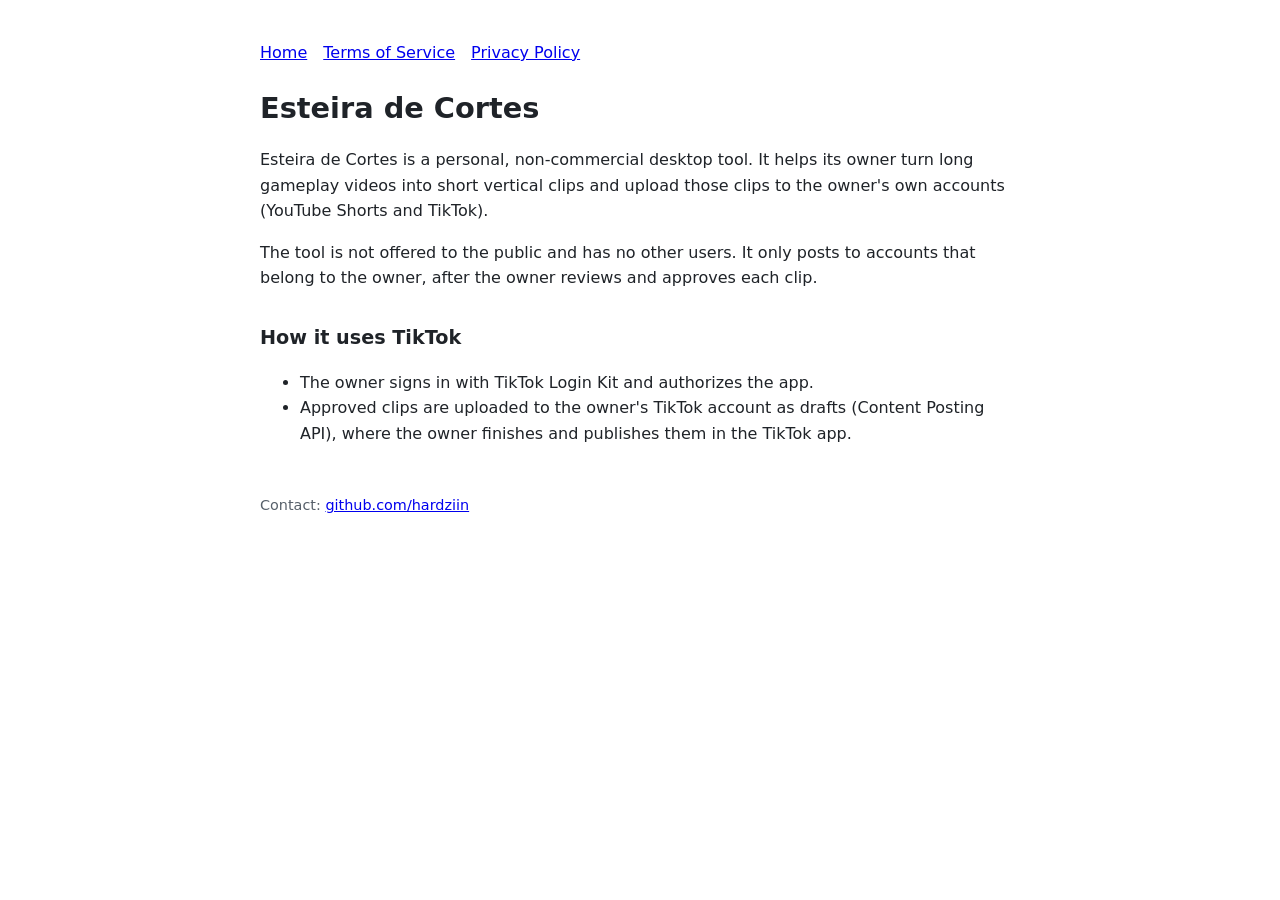
<file: index.html>
<!doctype html>
<html lang="en"><head><meta charset="utf-8"><meta name="viewport" content="width=device-width,initial-scale=1">
<title>Esteira de Cortes</title><link rel="stylesheet" href="estilo.css"></head>
<body>
<nav><a href="index.html">Home</a><a href="terms.html">Terms of Service</a><a href="privacy.html">Privacy Policy</a></nav>
<h1>Esteira de Cortes</h1>
<p>Esteira de Cortes is a personal, non-commercial desktop tool. It helps its owner turn long gameplay videos
into short vertical clips and upload those clips to the owner's own accounts (YouTube Shorts and TikTok).</p>
<p>The tool is not offered to the public and has no other users. It only posts to accounts that belong to the owner,
after the owner reviews and approves each clip.</p>
<h2>How it uses TikTok</h2>
<ul>
<li>The owner signs in with TikTok Login Kit and authorizes the app.</li>
<li>Approved clips are uploaded to the owner's TikTok account as drafts (Content Posting API), where the owner
finishes and publishes them in the TikTok app.</li>
</ul>
<footer>Contact: <a href="https://github.com/hardziin">github.com/hardziin</a></footer>
</body></html>
</file>
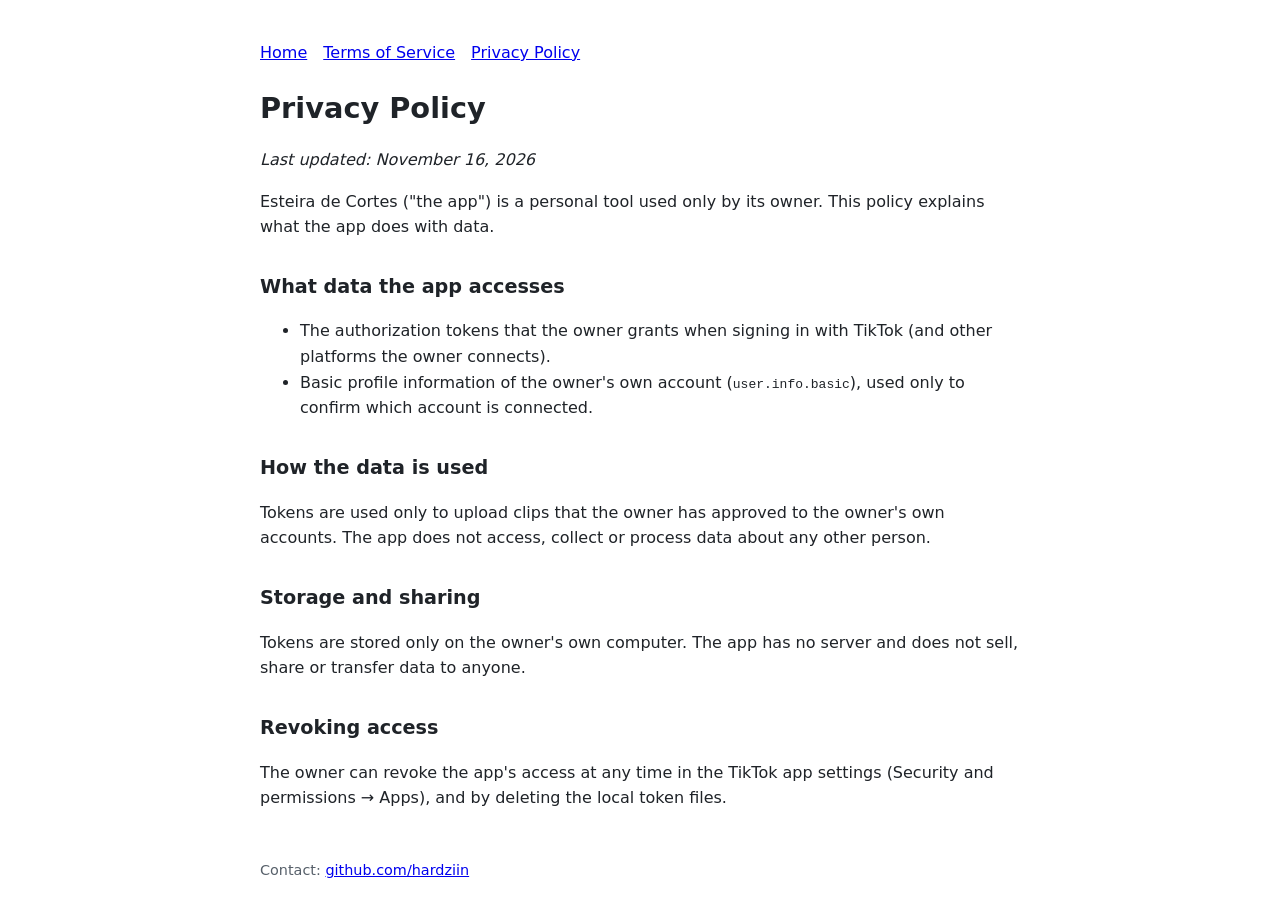
<file: privacy.html>
<!doctype html>
<html lang="en"><head><meta charset="utf-8"><meta name="viewport" content="width=device-width,initial-scale=1">
<title>Privacy Policy · Esteira de Cortes</title><link rel="stylesheet" href="estilo.css"></head>
<body>
<nav><a href="index.html">Home</a><a href="terms.html">Terms of Service</a><a href="privacy.html">Privacy Policy</a></nav>
<h1>Privacy Policy</h1>
<p><em>Last updated: November 16, 2026</em></p>
<p>Esteira de Cortes ("the app") is a personal tool used only by its owner. This policy explains what the app does with data.</p>
<h2>What data the app accesses</h2>
<ul>
<li>The authorization tokens that the owner grants when signing in with TikTok (and other platforms the owner connects).</li>
<li>Basic profile information of the owner's own account (<code>user.info.basic</code>), used only to confirm which account is connected.</li>
</ul>
<h2>How the data is used</h2>
<p>Tokens are used only to upload clips that the owner has approved to the owner's own accounts. The app does not access,
collect or process data about any other person.</p>
<h2>Storage and sharing</h2>
<p>Tokens are stored only on the owner's own computer. The app has no server and does not sell, share or transfer data
to anyone.</p>
<h2>Revoking access</h2>
<p>The owner can revoke the app's access at any time in the TikTok app settings (Security and permissions → Apps), and by
deleting the local token files.</p>
<footer>Contact: <a href="https://github.com/hardziin">github.com/hardziin</a></footer>
</body></html>
</file>
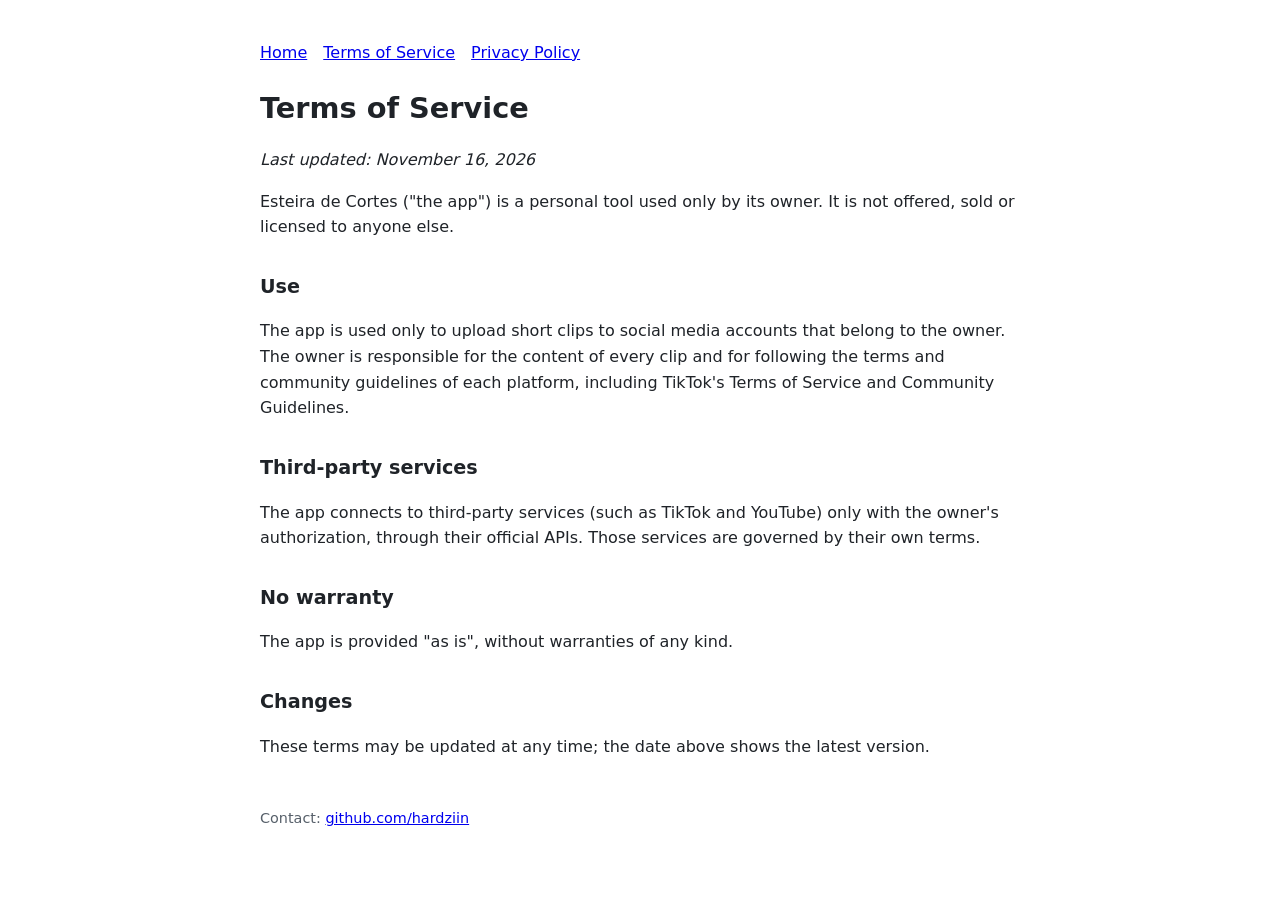
<file: terms.html>
<!doctype html>
<html lang="en"><head><meta charset="utf-8"><meta name="viewport" content="width=device-width,initial-scale=1">
<title>Terms of Service · Esteira de Cortes</title><link rel="stylesheet" href="estilo.css"></head>
<body>
<nav><a href="index.html">Home</a><a href="terms.html">Terms of Service</a><a href="privacy.html">Privacy Policy</a></nav>
<h1>Terms of Service</h1>
<p><em>Last updated: November 16, 2026</em></p>
<p>Esteira de Cortes ("the app") is a personal tool used only by its owner. It is not offered, sold or licensed to anyone else.</p>
<h2>Use</h2>
<p>The app is used only to upload short clips to social media accounts that belong to the owner. The owner is responsible for
the content of every clip and for following the terms and community guidelines of each platform, including TikTok's
Terms of Service and Community Guidelines.</p>
<h2>Third-party services</h2>
<p>The app connects to third-party services (such as TikTok and YouTube) only with the owner's authorization, through their
official APIs. Those services are governed by their own terms.</p>
<h2>No warranty</h2>
<p>The app is provided "as is", without warranties of any kind.</p>
<h2>Changes</h2>
<p>These terms may be updated at any time; the date above shows the latest version.</p>
<footer>Contact: <a href="https://github.com/hardziin">github.com/hardziin</a></footer>
</body></html>
</file>
<file: estilo.css>
body{font-family:system-ui,-apple-system,Segoe UI,Roboto,sans-serif;max-width:760px;margin:40px auto;padding:0 16px;line-height:1.6;color:#1f2328;background:#fff}
h1{font-size:1.8rem;margin-bottom:.2rem}h2{font-size:1.2rem;margin-top:2rem}
nav a{margin-right:16px}footer{margin-top:3rem;font-size:.9rem;color:#57606a}
@media (prefers-color-scheme:dark){body{color:#e6edf3;background:#0d1117}a{color:#58a6ff}footer{color:#8b949e}}
</file>
